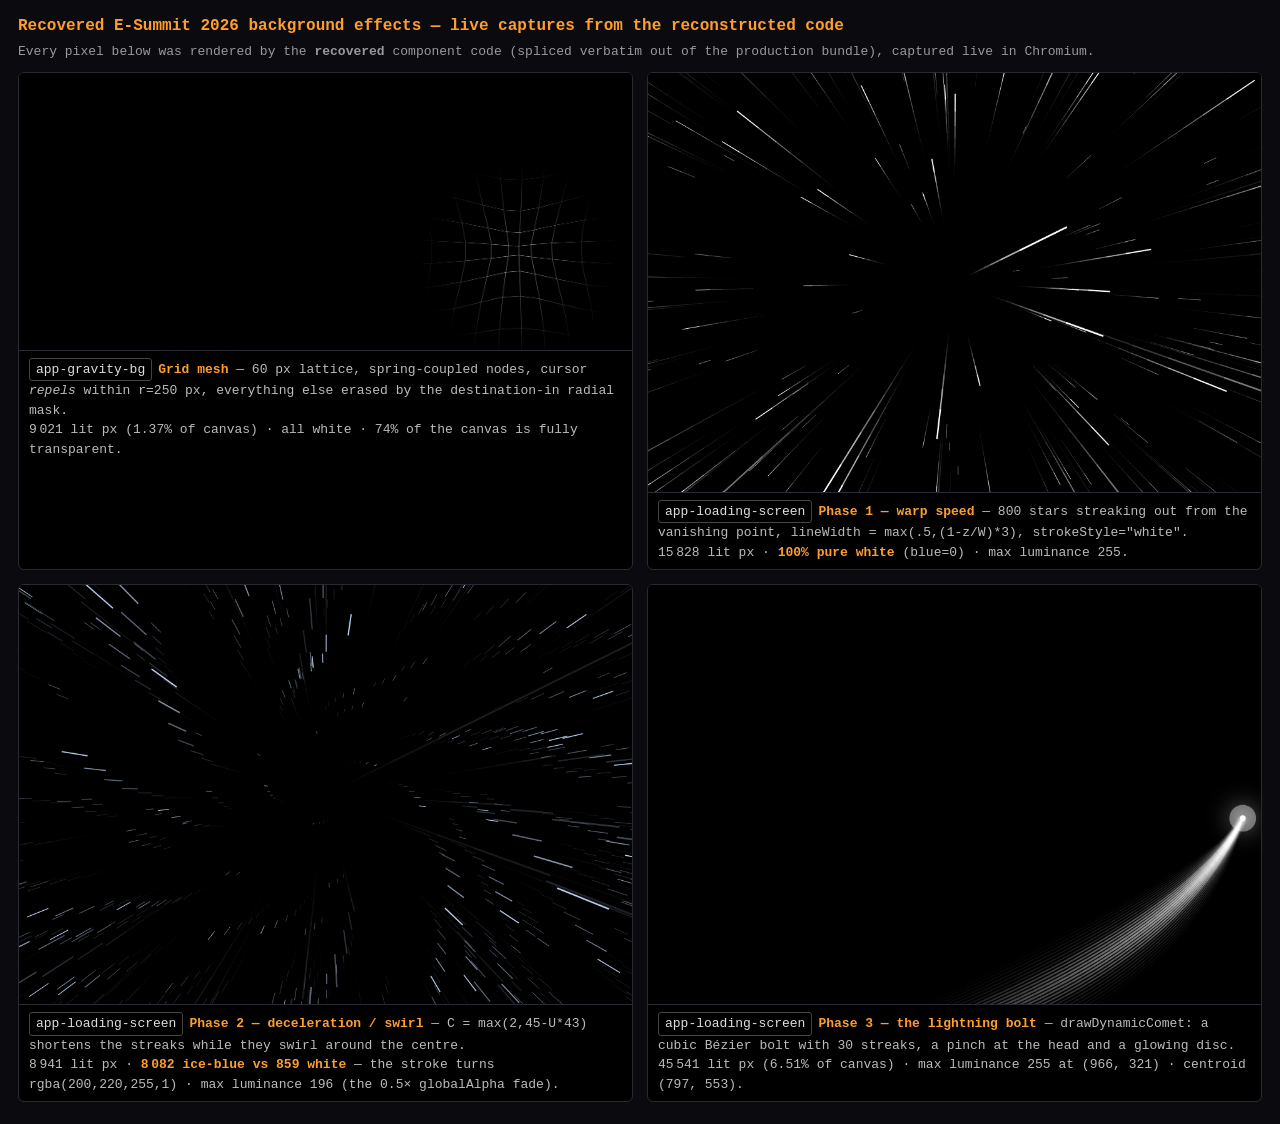
<file: esummit/demo-captures.html>
<!DOCTYPE html>
<html><head><meta charset="utf-8"><title>Recovered E-Summit effects - captured frames</title>
<style>
  body{margin:0;background:#0b0b0f;color:#eee;font:13px/1.5 ui-monospace,Menlo,Consolas,monospace}
  h1{font-size:16px;color:#FF9E2E;margin:0;padding:14px 18px 4px}
  p.sub{margin:0 0 10px;padding:0 18px;color:#999}
  .grid{display:grid;grid-template-columns:repeat(2,1fr);gap:14px;padding:0 18px 22px}
  figure{margin:0;background:#000;border:1px solid #2a2a33;border-radius:6px;overflow:hidden}
  figure img{width:100%;display:block;background:#000}
  figcaption{padding:7px 10px;color:#bbb;border-top:1px solid #2a2a33}
  figcaption b{color:#FF9E2E}
  .tag{display:inline-block;padding:1px 6px;border:1px solid #444;border-radius:3px;margin-right:6px;color:#ddd}
</style></head>
<body>
<h1>Recovered E-Summit 2026 background effects &mdash; live captures from the reconstructed code</h1>
<p class="sub">Every pixel below was rendered by the <b>recovered</b> component code (spliced verbatim out of the production bundle), captured live in Chromium.</p>
<div class="grid">

  <figure>
    <img src="captures/grid-mesh.png" alt="grid mesh">
    <figcaption><span class="tag">app-gravity-bg</span><b>Grid mesh</b> &mdash; 60&nbsp;px lattice, spring-coupled nodes,
    cursor <i>repels</i> within r=250&nbsp;px, everything else erased by the <code>destination-in</code> radial mask.<br>
    9&thinsp;021 lit px (1.37% of canvas) &middot; all white &middot; 74% of the canvas is fully transparent.</figcaption>
  </figure>

  <figure>
    <img src="captures/warp-phase1.png" alt="warp stars">
    <figcaption><span class="tag">app-loading-screen</span><b>Phase 1 &mdash; warp speed</b> &mdash; 800 stars streaking out
    from the vanishing point, <code>lineWidth = max(.5,(1-z/W)*3)</code>, <code>strokeStyle="white"</code>.<br>
    15&thinsp;828 lit px &middot; <b>100% pure white</b> (blue=0) &middot; max luminance 255.</figcaption>
  </figure>

  <figure>
    <img src="captures/warp-phase2.png" alt="warp swirl">
    <figcaption><span class="tag">app-loading-screen</span><b>Phase 2 &mdash; deceleration / swirl</b> &mdash;
    <code>C = max(2,45-U*43)</code> shortens the streaks while they swirl around the centre.<br>
    8&thinsp;941 lit px &middot; <b>8&thinsp;082 ice-blue vs 859 white</b> &mdash; the stroke turns
    <code>rgba(200,220,255,1)</code> &middot; max luminance 196 (the 0.5&times; globalAlpha fade).</figcaption>
  </figure>

  <figure>
    <img src="captures/warp-phase3.png" alt="lightning comet">
    <figcaption><span class="tag">app-loading-screen</span><b>Phase 3 &mdash; the lightning bolt</b> &mdash;
    <code>drawDynamicComet</code>: a cubic Bézier bolt with 30 streaks, a pinch at the head and a glowing disc.<br>
    45&thinsp;541 lit px (6.51% of canvas) &middot; max luminance 255 at (966,&nbsp;321) &middot; centroid (797,&nbsp;553).</figcaption>
  </figure>

</div>
</body></html>
</file>
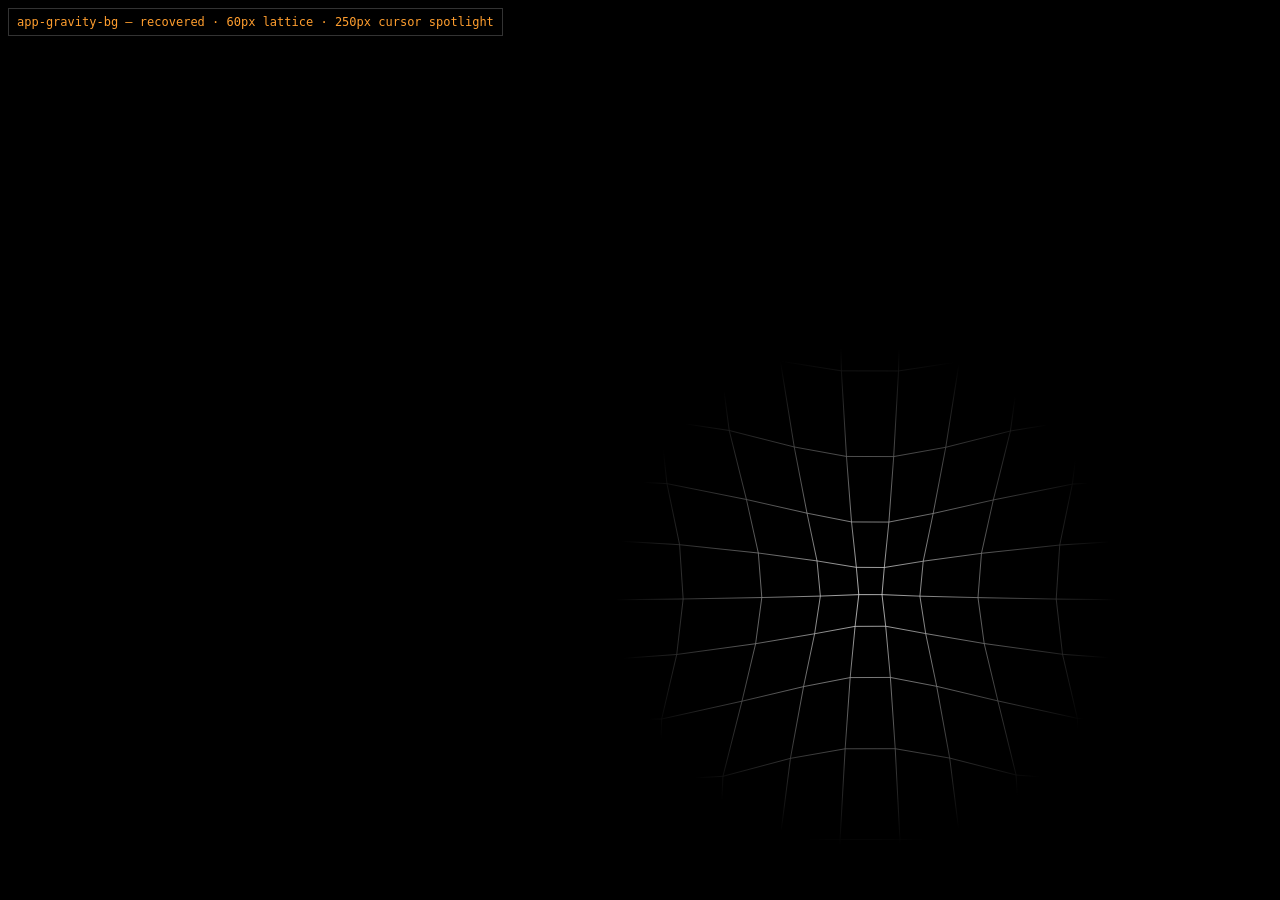
<file: esummit/demo-grid.html>
<!DOCTYPE html>
<html><head><meta charset="utf-8"><title>app-gravity-bg (recovered)</title>
<style>html,body{margin:0;height:100%;background:#000;overflow:hidden}
canvas{display:block;width:100vw;height:100vh}
.tag{position:fixed;left:8px;top:8px;z-index:9;color:#FF9E2E;font:12px/1.5 monospace;
     background:rgba(0,0,0,.65);padding:4px 8px;border:1px solid #333}</style></head>
<body>
<canvas id="c"></canvas>
<div class="tag">app-gravity-bg &mdash; recovered &middot; 60px lattice &middot; 250px cursor spotlight</div>
<script>
"use strict";
window.__err = null;
window.addEventListener('error', e => { window.__err = (e.error && e.error.stack) || e.message; });
try {
const h=class{x;
  y;
  ox;
  oy;
  vx=0;
  vy=0;
  constructor(t,e){this.x=t,this.y=e,this.ox=t,this.oy=e}};
class GravityBg {
  constructor(canvas){
    this.canvasRef = { nativeElement: canvas };
    this.ctx = canvas.getContext("2d");
    this.points = [];
    this.mouse = { x: -1e3, y: -1e3 };
    this.animationFrameId = 0;
    this.cols = 0; this.rows = 0; this.spacing = 60;
    this.resize();
  }
  resize(){let t=this.canvasRef.nativeElement;
  t.width=window.innerWidth,t.height=window.innerHeight,this.cols=Math.floor(t.width/this.spacing)+2,this.rows=Math.floor(t.height/this.spacing)+2,this.points=[];
  for(let e=0;
  e<this.rows;
  e++){let i=[];
  for(let s=0;
  s<this.cols;
  s++)i.push(new h(s*this.spacing,e*this.spacing));
  this.points.push(i)}}
  onMouseMove(t){this.mouse.x=t.clientX,this.mouse.y=t.clientY}
  onMouseLeave(){this.mouse.x=-1e3,this.mouse.y=-1e3}
  animate=()=>{this.ctx.fillStyle="black",this.ctx.fillRect(0,0,this.canvasRef.nativeElement.width,this.canvasRef.nativeElement.height);
  for(let t=0;
  t<this.rows;
  t++)for(let e=0;
  e<this.cols;
  e++){let i=this.points[t][e],s=this.mouse.x-i.ox,n=this.mouse.y-i.oy,c=Math.sqrt(s*s+n*n),l=i.ox,v=i.oy,r=250;
  if(c<r){let m=(r-c)/r;
  l=i.ox+s*m*.7,v=i.oy+n*m*.7}i.vx+=(l-i.x)*.15,i.vy+=(v-i.y)*.15,i.vx*=.65,i.vy*=.65,i.x+=i.vx,i.y+=i.vy}this.ctx.strokeStyle="rgba(255, 255, 255, 0.7)",this.ctx.lineWidth=1,this.ctx.beginPath();
  for(let t=0;
  t<this.rows;
  t++){this.ctx.moveTo(this.points[t][0].x,this.points[t][0].y);
  for(let e=1;
  e<this.cols;
  e++)this.ctx.lineTo(this.points[t][e].x,this.points[t][e].y)}for(let t=0;
  t<this.cols;
  t++){this.ctx.moveTo(this.points[0][t].x,this.points[0][t].y);
  for(let e=1;
  e<this.rows;
  e++)this.ctx.lineTo(this.points[e][t].x,this.points[e][t].y)}if(this.ctx.stroke(),this.mouse.x!==-1e3){this.ctx.globalCompositeOperation="destination-in";
  let t=this.ctx.createRadialGradient(this.mouse.x,this.mouse.y,0,this.mouse.x,this.mouse.y,250);
  t.addColorStop(0,"rgba(0, 0, 0, 1)"),t.addColorStop(1,"rgba(0, 0, 0, 0)"),this.ctx.fillStyle=t,this.ctx.fillRect(0,0,this.canvasRef.nativeElement.width,this.canvasRef.nativeElement.height),this.ctx.globalCompositeOperation="source-over"}else this.ctx.clearRect(0,0,this.canvasRef.nativeElement.width,this.canvasRef.nativeElement.height),this.ctx.fillStyle="black",this.ctx.fillRect(0,0,this.canvasRef.nativeElement.width,this.canvasRef.nativeElement.height);
  this.animationFrameId=requestAnimationFrame(this.animate)}
}
const grid = new GravityBg(document.getElementById('c'));
// Headless shim: this browser window is not foregrounded, so the real
// requestAnimationFrame gets throttled to ~0. Detect that and fall back to a
// timer. The recovered algorithm itself is untouched.
const _raf = window.requestAnimationFrame.bind(window);
let _n = 0; const _tick = () => { _n++; _raf(_tick); }; _raf(_tick);
setTimeout(() => {
  if (_n < 5) { window.requestAnimationFrame = (cb) => setTimeout(() => cb(performance.now()), 16); window.__rafShim = true; }
  window.__rafFps = _n;
  grid.animate();
}, 400);
// mirror the component's hostBindings (Angular target 'o' === window):
//   "resize" -> resize(), "mousemove" -> onMouseMove($event), "mouseleave" -> onMouseLeave()
window.addEventListener('resize', () => grid.resize());
window.addEventListener('mousemove', e => grid.onMouseMove(e));
window.addEventListener('mouseleave', () => grid.onMouseLeave());
// drive a real cursor path so the spotlight tracks.
// NOTE: the component's own onMouseLeave() resets mouse to -1e3 (that is what
// makes the live site's canvas go black when the pointer leaves the window),
// so the demo calls the recovered handler directly to keep the spotlight on.
let t = 0;
const fire = () => {
  t += 0.02;
  const x = innerWidth/2 + Math.cos(t)*innerWidth*0.22;
  const y = innerHeight/2 + Math.sin(t*1.3)*innerHeight*0.22;
  grid.onMouseMove({ clientX: x, clientY: y });
};
setInterval(fire, 30);
window.__grid = grid;
// capture the steady-state frame once the spring system has settled
setTimeout(() => {
  const cv = document.getElementById('c');
  fetch('/save?name=grid-mesh.png', { method: 'POST', body: cv.toDataURL('image/png') })
    .then(r => r.text())
    .then(t => { window.__posted = t; })
    .catch(e => { window.__fetchErr = String(e); });
}, 2500);
} catch (e) { window.__err = e.stack || String(e); }
window.__ready = true;
</script>
</body></html>
</file>
